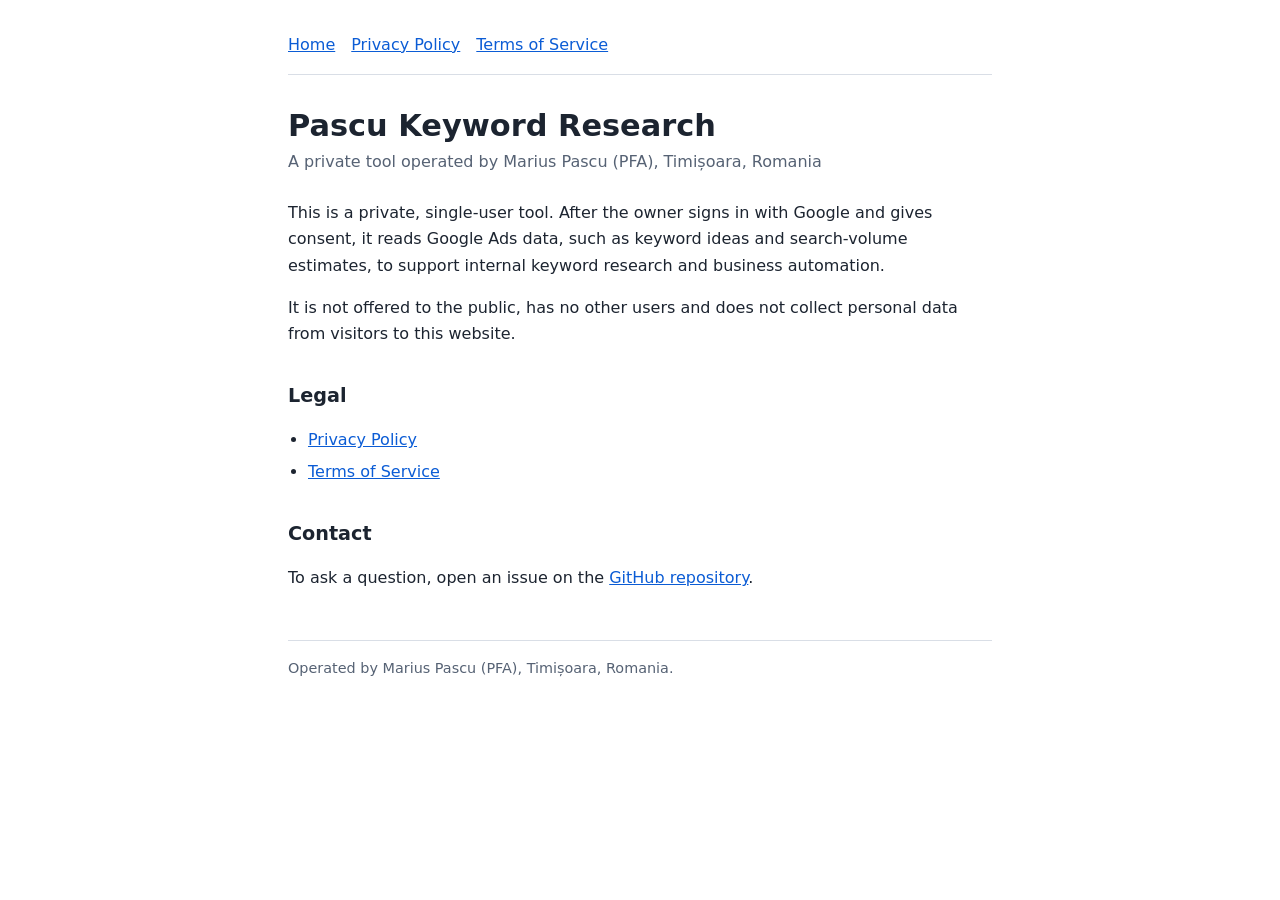
<file: index.html>
<!doctype html>
<html lang="en">
<head>
<meta charset="utf-8">
<meta name="viewport" content="width=device-width, initial-scale=1">
<title>Pascu Keyword Research</title>
<meta name="description" content="Home page of a private, single-user tool that reads Google Ads data for internal keyword research.">
<meta name="robots" content="noindex">
<link rel="stylesheet" href="style.css">
</head>
<body>
<div class="wrap">
<header>
  <nav aria-label="Pages">
    <a href="./" aria-current="page">Home</a>
    <a href="privacy.html">Privacy Policy</a>
    <a href="terms.html">Terms of Service</a>
  </nav>
</header>
<main>
<h1>Pascu Keyword Research</h1>
<p class="meta">A private tool operated by Marius Pascu (PFA), Timișoara, Romania</p>

<p>This is a private, single-user tool. After the owner signs in with Google and gives consent, it reads Google Ads data, such as keyword ideas and search-volume estimates, to support internal keyword research and business automation.</p>

<p>It is not offered to the public, has no other users and does not collect personal data from visitors to this website.</p>

<h2>Legal</h2>
<ul>
  <li><a href="privacy.html">Privacy Policy</a></li>
  <li><a href="terms.html">Terms of Service</a></li>
</ul>

<h2>Contact</h2>
<p>To ask a question, open an issue on the <a href="https://github.com/ksuper31/legal-pages/issues">GitHub repository</a>.</p>
</main>
<footer>Operated by Marius Pascu (PFA), Timișoara, Romania.</footer>
</div>
</body>
</html>
</file>
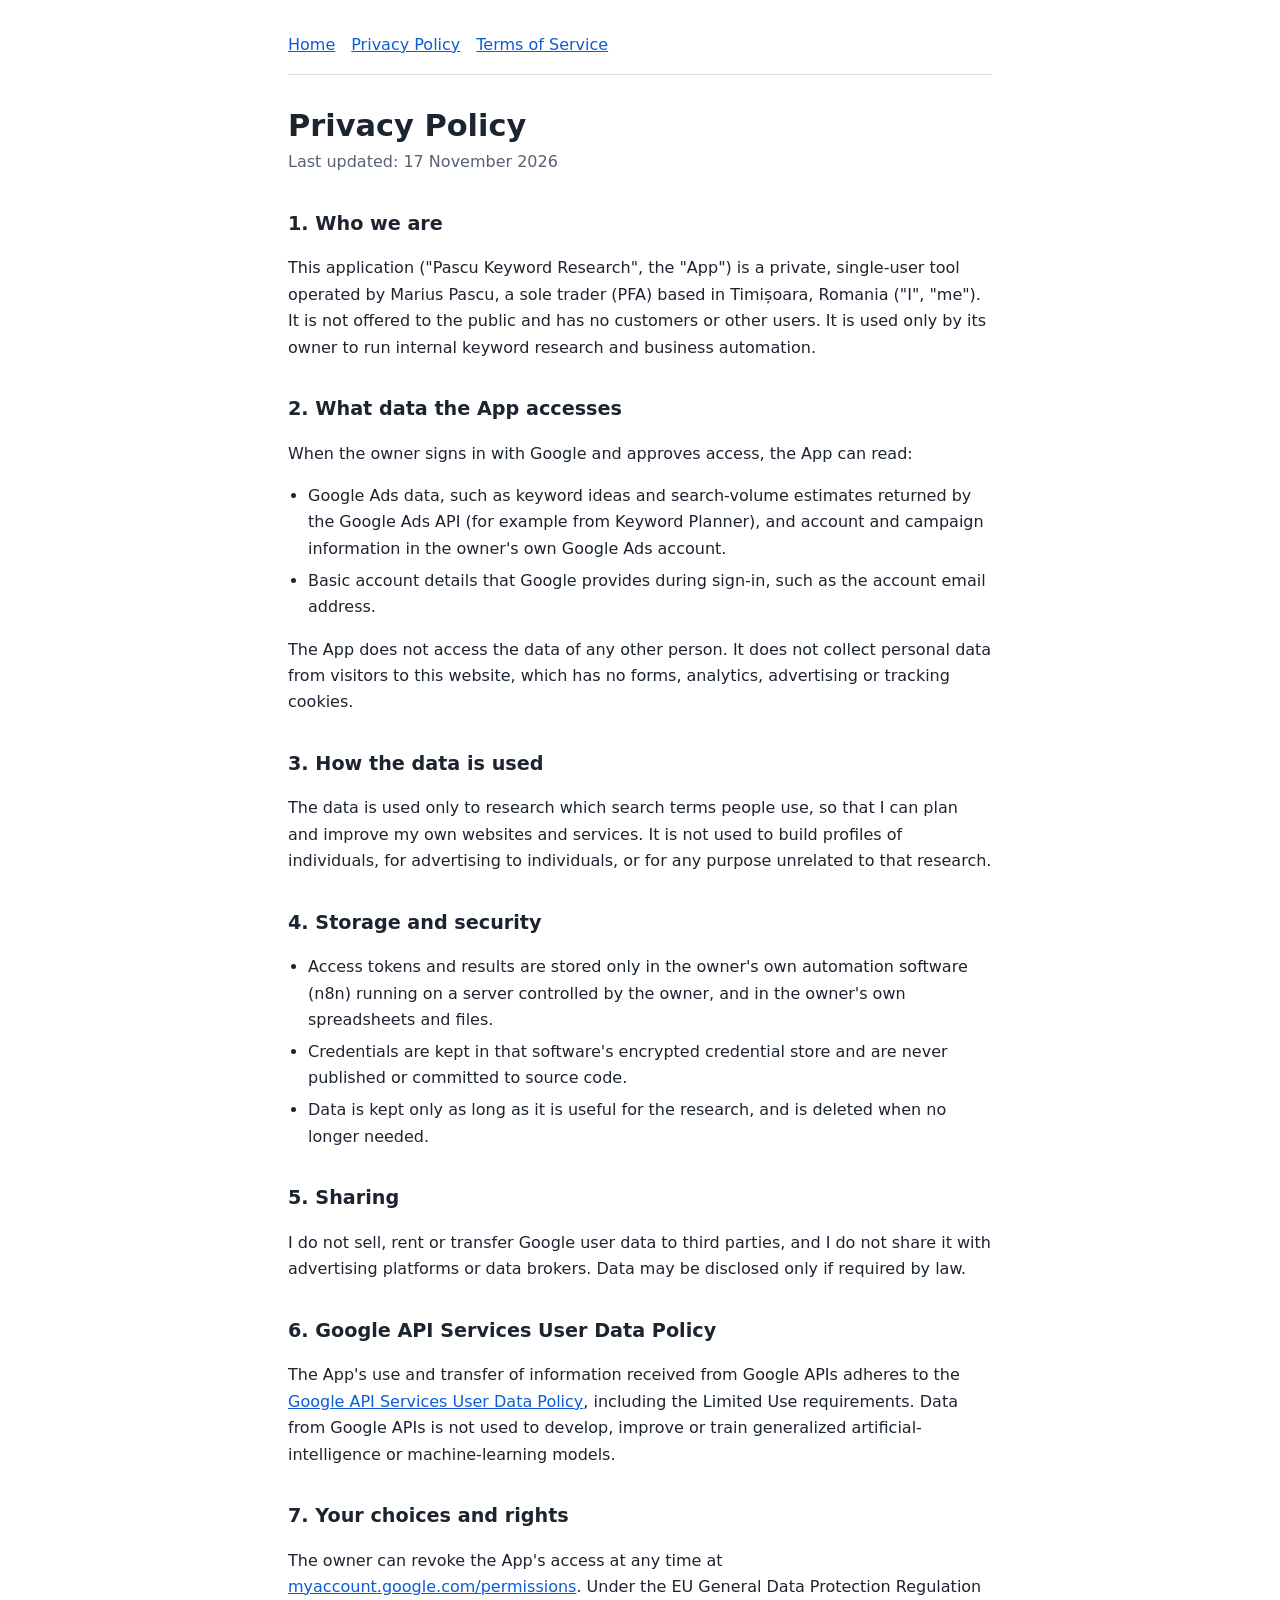
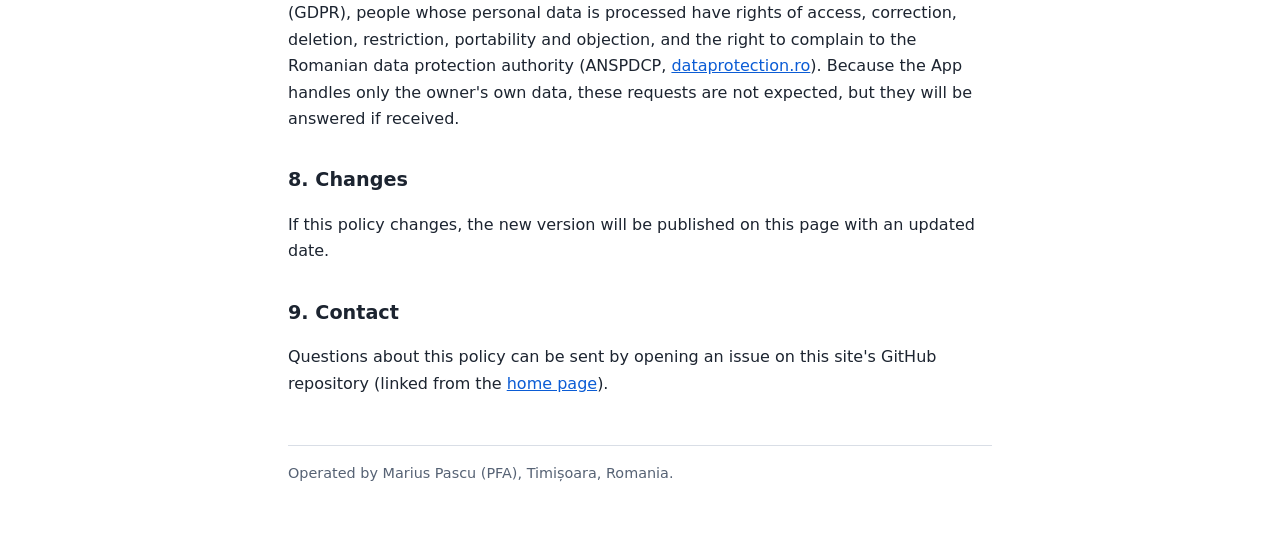
<file: privacy.html>
<!doctype html>
<html lang="en">
<head>
<meta charset="utf-8">
<meta name="viewport" content="width=device-width, initial-scale=1">
<title>Privacy Policy – Pascu Keyword Research</title>
<meta name="description" content="Privacy policy for a private, single-user tool that reads Google Ads data for internal keyword research.">
<meta name="robots" content="noindex">
<link rel="stylesheet" href="style.css">
</head>
<body>
<div class="wrap">
<header>
  <nav aria-label="Pages">
    <a href="./">Home</a>
    <a href="privacy.html" aria-current="page">Privacy Policy</a>
    <a href="terms.html">Terms of Service</a>
  </nav>
</header>
<main>
<h1>Privacy Policy</h1>
<p class="meta">Last updated: 17 November 2026</p>

<h2>1. Who we are</h2>
<p>This application ("Pascu Keyword Research", the "App") is a private, single-user tool operated by Marius Pascu, a sole trader (PFA) based in Timișoara, Romania ("I", "me"). It is not offered to the public and has no customers or other users. It is used only by its owner to run internal keyword research and business automation.</p>

<h2>2. What data the App accesses</h2>
<p>When the owner signs in with Google and approves access, the App can read:</p>
<ul>
  <li>Google Ads data, such as keyword ideas and search-volume estimates returned by the Google Ads API (for example from Keyword Planner), and account and campaign information in the owner's own Google Ads account.</li>
  <li>Basic account details that Google provides during sign-in, such as the account email address.</li>
</ul>
<p>The App does not access the data of any other person. It does not collect personal data from visitors to this website, which has no forms, analytics, advertising or tracking cookies.</p>

<h2>3. How the data is used</h2>
<p>The data is used only to research which search terms people use, so that I can plan and improve my own websites and services. It is not used to build profiles of individuals, for advertising to individuals, or for any purpose unrelated to that research.</p>

<h2>4. Storage and security</h2>
<ul>
  <li>Access tokens and results are stored only in the owner's own automation software (n8n) running on a server controlled by the owner, and in the owner's own spreadsheets and files.</li>
  <li>Credentials are kept in that software's encrypted credential store and are never published or committed to source code.</li>
  <li>Data is kept only as long as it is useful for the research, and is deleted when no longer needed.</li>
</ul>

<h2>5. Sharing</h2>
<p>I do not sell, rent or transfer Google user data to third parties, and I do not share it with advertising platforms or data brokers. Data may be disclosed only if required by law.</p>

<h2>6. Google API Services User Data Policy</h2>
<p>The App's use and transfer of information received from Google APIs adheres to the <a href="https://developers.google.com/terms/api-services-user-data-policy">Google API Services User Data Policy</a>, including the Limited Use requirements. Data from Google APIs is not used to develop, improve or train generalized artificial-intelligence or machine-learning models.</p>

<h2>7. Your choices and rights</h2>
<p>The owner can revoke the App's access at any time at <a href="https://myaccount.google.com/permissions">myaccount.google.com/permissions</a>. Under the EU General Data Protection Regulation (GDPR), people whose personal data is processed have rights of access, correction, deletion, restriction, portability and objection, and the right to complain to the Romanian data protection authority (ANSPDCP, <a href="https://www.dataprotection.ro">dataprotection.ro</a>). Because the App handles only the owner's own data, these requests are not expected, but they will be answered if received.</p>

<h2>8. Changes</h2>
<p>If this policy changes, the new version will be published on this page with an updated date.</p>

<h2>9. Contact</h2>
<p>Questions about this policy can be sent by opening an issue on this site's GitHub repository (linked from the <a href="./">home page</a>).</p>
</main>
<footer>Operated by Marius Pascu (PFA), Timișoara, Romania.</footer>
</div>
</body>
</html>
</file>
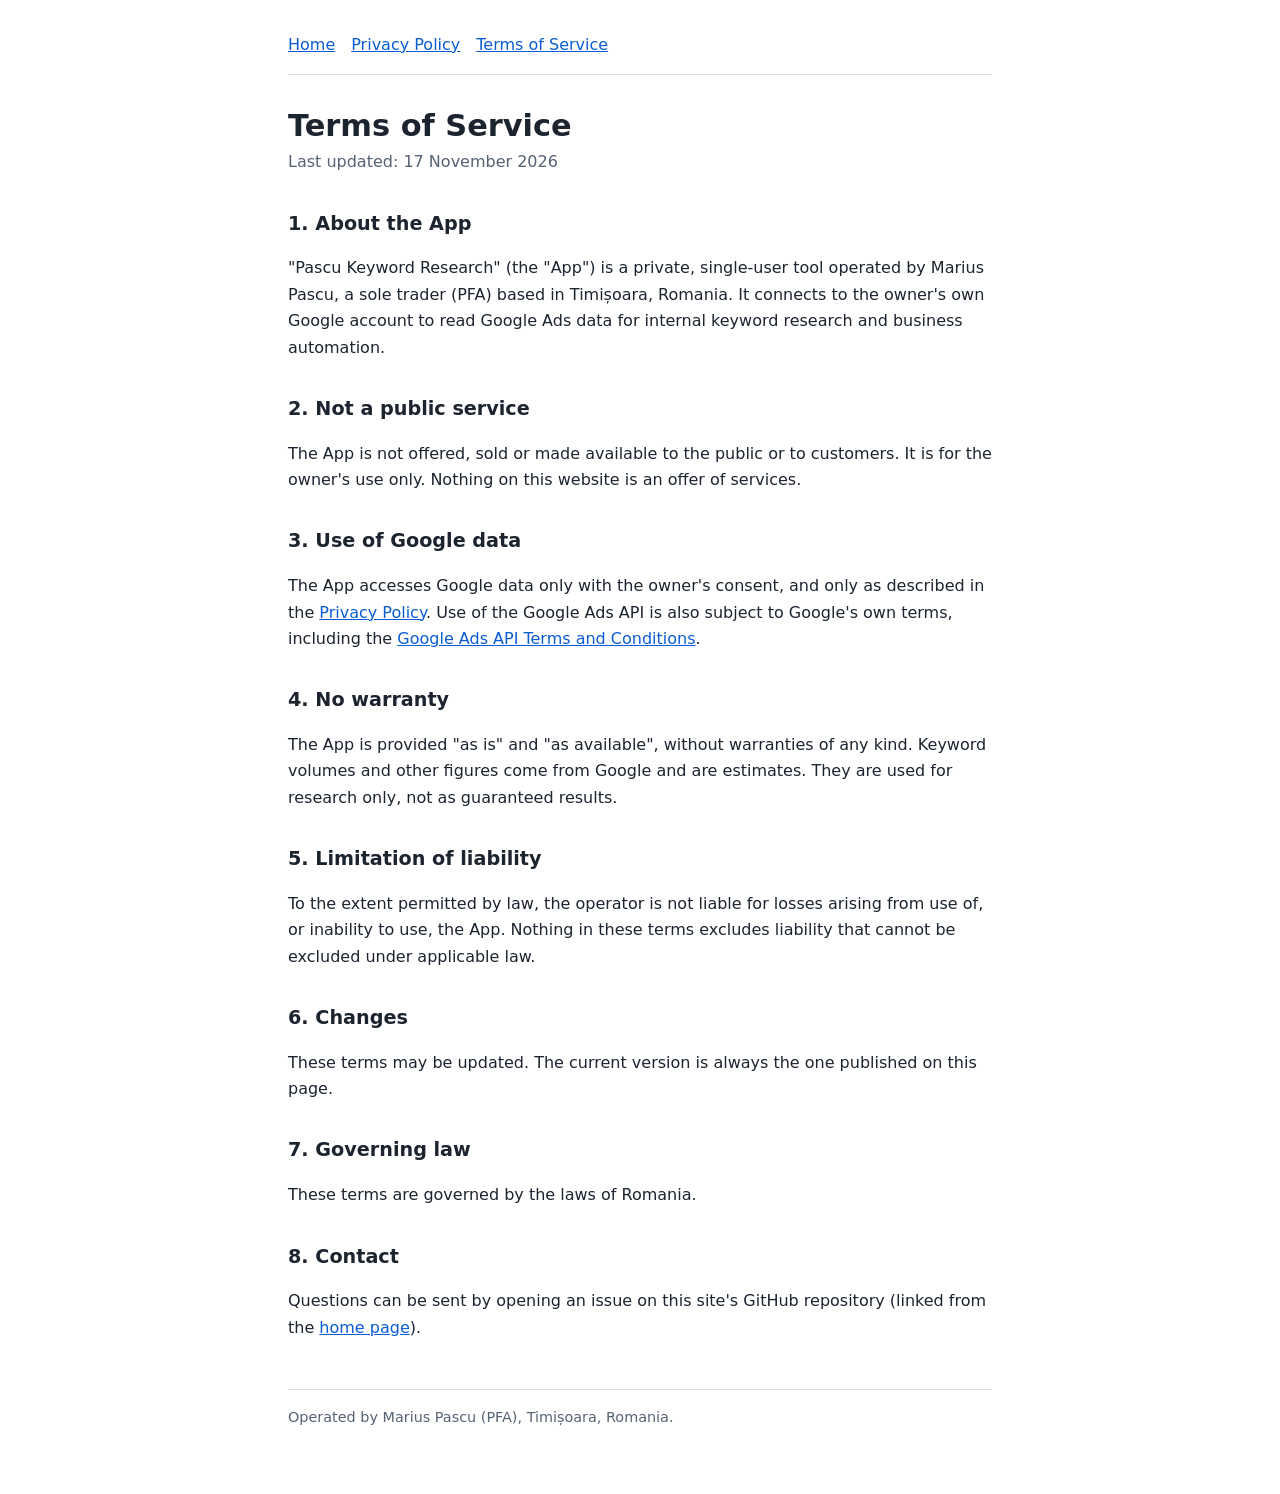
<file: terms.html>
<!doctype html>
<html lang="en">
<head>
<meta charset="utf-8">
<meta name="viewport" content="width=device-width, initial-scale=1">
<title>Terms of Service – Pascu Keyword Research</title>
<meta name="description" content="Terms of service for a private, single-user tool that reads Google Ads data for internal keyword research.">
<meta name="robots" content="noindex">
<link rel="stylesheet" href="style.css">
</head>
<body>
<div class="wrap">
<header>
  <nav aria-label="Pages">
    <a href="./">Home</a>
    <a href="privacy.html">Privacy Policy</a>
    <a href="terms.html" aria-current="page">Terms of Service</a>
  </nav>
</header>
<main>
<h1>Terms of Service</h1>
<p class="meta">Last updated: 17 November 2026</p>

<h2>1. About the App</h2>
<p>"Pascu Keyword Research" (the "App") is a private, single-user tool operated by Marius Pascu, a sole trader (PFA) based in Timișoara, Romania. It connects to the owner's own Google account to read Google Ads data for internal keyword research and business automation.</p>

<h2>2. Not a public service</h2>
<p>The App is not offered, sold or made available to the public or to customers. It is for the owner's use only. Nothing on this website is an offer of services.</p>

<h2>3. Use of Google data</h2>
<p>The App accesses Google data only with the owner's consent, and only as described in the <a href="privacy.html">Privacy Policy</a>. Use of the Google Ads API is also subject to Google's own terms, including the <a href="https://developers.google.com/google-ads/api/docs/api-policy/terms">Google Ads API Terms and Conditions</a>.</p>

<h2>4. No warranty</h2>
<p>The App is provided "as is" and "as available", without warranties of any kind. Keyword volumes and other figures come from Google and are estimates. They are used for research only, not as guaranteed results.</p>

<h2>5. Limitation of liability</h2>
<p>To the extent permitted by law, the operator is not liable for losses arising from use of, or inability to use, the App. Nothing in these terms excludes liability that cannot be excluded under applicable law.</p>

<h2>6. Changes</h2>
<p>These terms may be updated. The current version is always the one published on this page.</p>

<h2>7. Governing law</h2>
<p>These terms are governed by the laws of Romania.</p>

<h2>8. Contact</h2>
<p>Questions can be sent by opening an issue on this site's GitHub repository (linked from the <a href="./">home page</a>).</p>
</main>
<footer>Operated by Marius Pascu (PFA), Timișoara, Romania.</footer>
</div>
</body>
</html>
</file>
<file: style.css>
:root {
  --bg: #ffffff;
  --fg: #1c2430;
  --muted: #566274;
  --line: #d9dee6;
  --link: #0b5cd5;
  color-scheme: light;
}
@media (prefers-color-scheme: dark) {
  :root:not([data-theme="light"]) {
    --bg: #14181f;
    --fg: #e6eaf0;
    --muted: #a3adbb;
    --line: #2b3340;
    --link: #7db1ff;
    color-scheme: dark;
  }
}
* { box-sizing: border-box; }
body {
  margin: 0;
  background: var(--bg);
  color: var(--fg);
  font: 1rem/1.65 system-ui, -apple-system, "Segoe UI", Roboto, sans-serif;
  padding-inline: 1rem;
}
.wrap { max-width: 44rem; margin-inline: auto; padding-block: 2rem 4rem; }
header nav { display: flex; flex-wrap: wrap; gap: 1rem; padding-bottom: 1rem; border-bottom: 1px solid var(--line); margin-bottom: 2rem; }
a { color: var(--link); }
h1 { font-size: 1.9rem; line-height: 1.25; margin: 0 0 .25rem; }
h2 { font-size: 1.2rem; margin: 2rem 0 .5rem; }
.meta { color: var(--muted); margin: 0 0 1.5rem; }
ul { padding-left: 1.25rem; }
li { margin-bottom: .35rem; }
footer { margin-top: 3rem; padding-top: 1rem; border-top: 1px solid var(--line); color: var(--muted); font-size: .9rem; }
</file>
